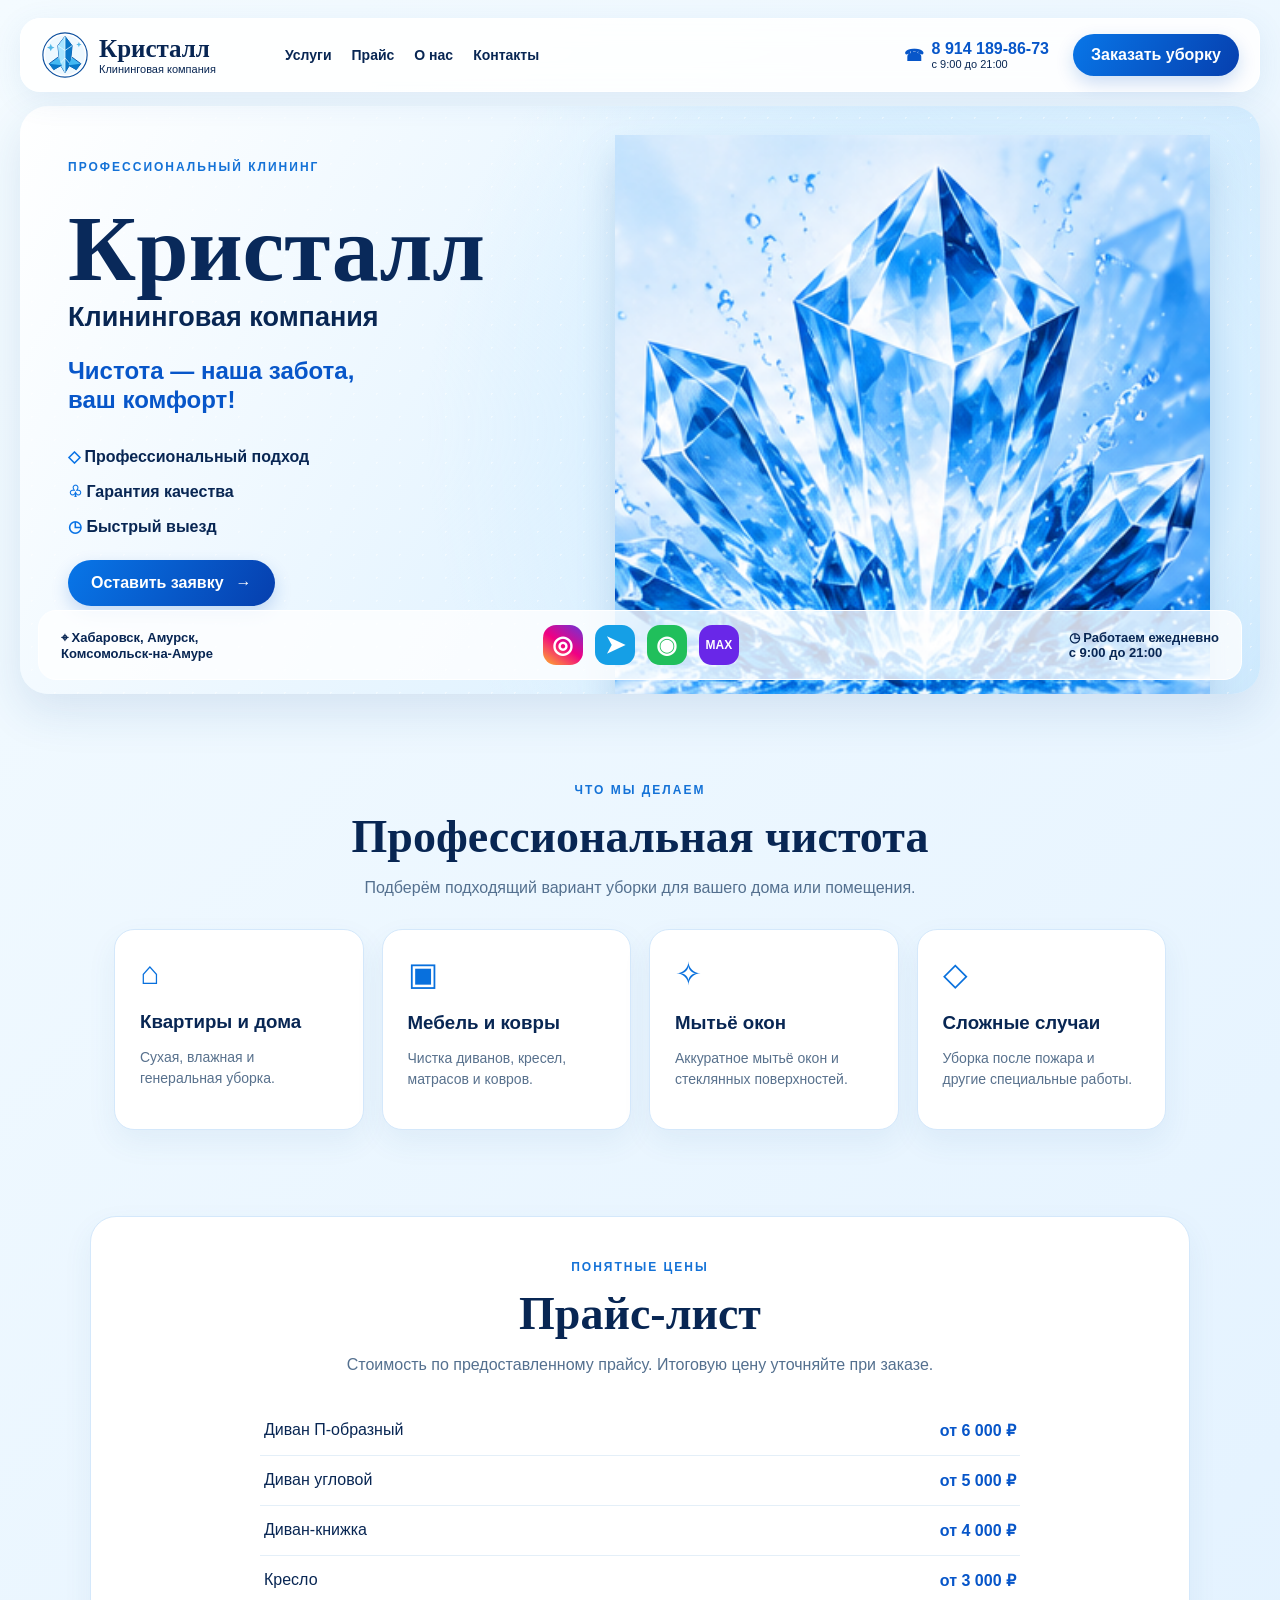
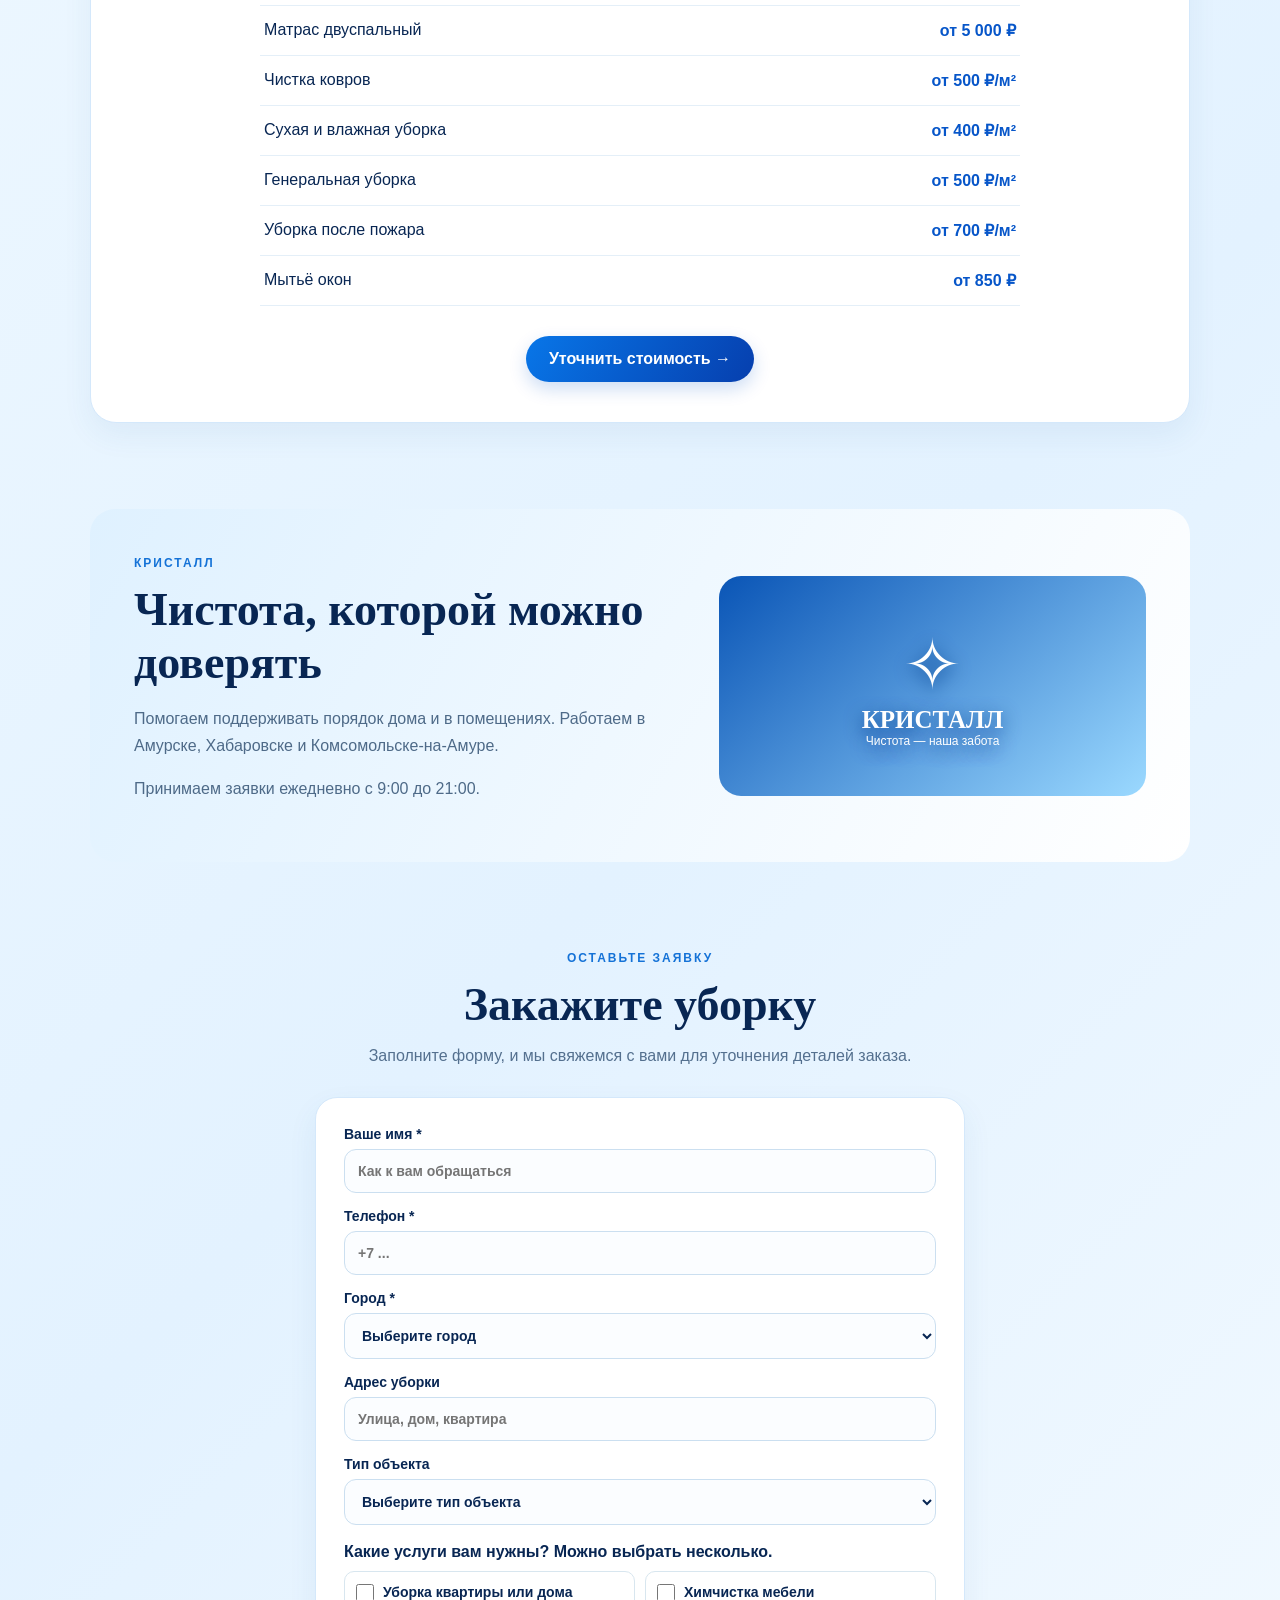
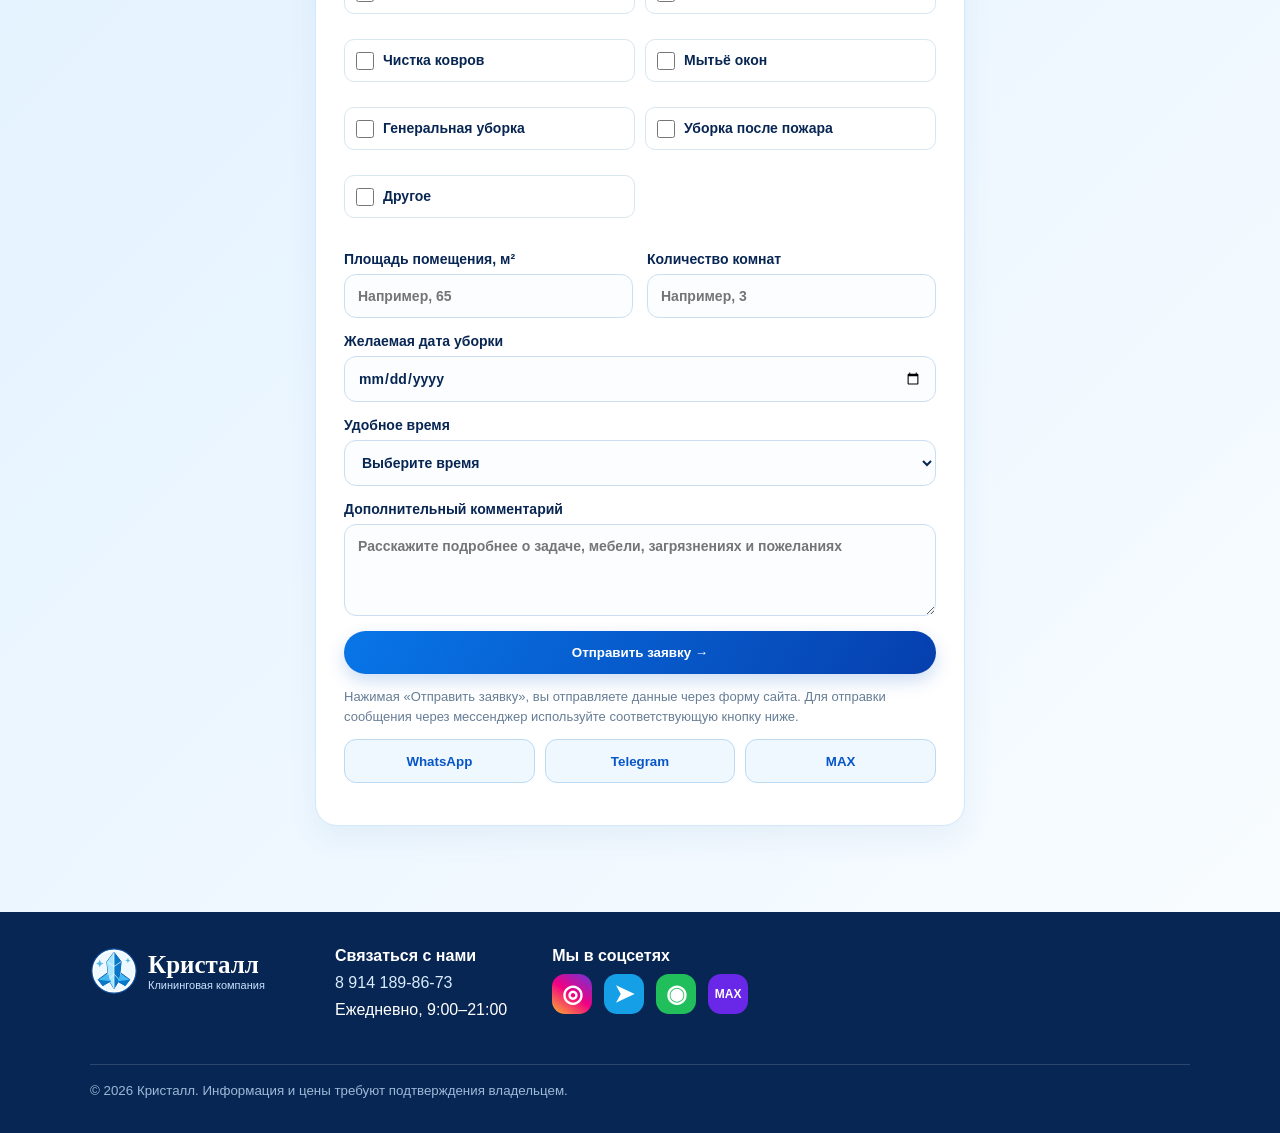
<file: index.html>
<!doctype html>
<html lang="ru">
<head>
<meta charset="utf-8">
<meta name="viewport" content="width=device-width,initial-scale=1">
<meta name="theme-color" content="#eaf6ff">
<title>Кристалл — клининг в Амурске, Хабаровске и Комсомольске-на-Амуре</title>
<meta name="description" content="Клининговая компания Кристалл: уборка квартир и домов, химчистка мебели и ковров, мытьё окон, генеральная уборка в Амурске, Хабаровске и Комсомольске-на-Амуре. Закажите уборку по телефону 8 914 189-86-73.">
<meta name="keywords" content="клининг Амурск, клининг в Амурске, уборка Амурск, клининг Хабаровск, заказать клининг, уборка квартир, химчистка диванов, чистка ковров, генеральная уборка">
<meta property="og:title" content="Кристалл — профессиональный клининг">
<meta property="og:description" content="Чистота — наша забота, ваш комфорт! Амурск, Хабаровск, Комсомольск-на-Амуре.">
<meta property="og:type" content="website">

<link rel="icon" type="image/svg+xml" href="assets/crystal-logo.svg">

<link rel="stylesheet" href="styles.css">

<style>
/* Дополнительное оформление расширенной формы */
#lead .form-group-title {
  display:block;
  margin:18px 0 10px;
  font-weight:700;
}
#lead .check-grid {
  display:grid;
  grid-template-columns:1fr 1fr;
  gap:10px;
  margin:8px 0 18px;
}
#lead .check-option {
  display:flex;
  align-items:center;
  gap:9px;
  padding:11px;
  border:1px solid #d8e6ef;
  border-radius:10px;
  background:#fff;
  cursor:pointer;
  font-size:14px;
  line-height:1.35;
}
#lead .check-option input {
  width:18px;
  height:18px;
  flex:0 0 18px;
  margin:0;
  accent-color:#168bd0;
}
#lead .form-row {
  display:grid;
  grid-template-columns:1fr 1fr;
  gap:14px;
}
#lead .form-note {
  font-size:13px;
  line-height:1.5;
}
#lead .send-options {
  display:flex;
  flex-wrap:wrap;
  gap:10px;
}
#lead .send-options button {
  flex:1 1 110px;
  min-height:44px;
  cursor:pointer;
}
#lead .form-status {
  margin-top:12px;
  font-size:14px;
  line-height:1.5;
}
@media(max-width:600px) {
  #lead .check-grid,
  #lead .form-row {
    grid-template-columns:1fr;
  }
  #lead .check-option {
    min-height:44px;
  }
}
</style>

<script type="application/ld+json">
{
  "@context":"https://schema.org",
  "@type":"CleaningService",
  "name":"Клининговая компания Кристалл",
  "telephone":"+79141898673",
  "areaServed":["Амурск","Хабаровск","Комсомольск-на-Амуре"],
  "openingHours":"Mo-Su 09:00-21:00",
  "description":"Профессиональная уборка, химчистка мебели и ковров, мытьё окон."
}
</script>
</head>

<body>

<header class="top">
  <a class="brand" href="#home">
    <img src="assets/crystal-logo.svg" alt="Логотип Кристалл">
    <span>
      <b>Кристалл</b>
      <small>Клининговая компания</small>
    </span>
  </a>

  <button class="menu" aria-label="Открыть меню" aria-expanded="false">☰</button>

  <nav id="nav">
    <a href="#services">Услуги</a>
    <a href="#prices">Прайс</a>
    <a href="#about">О нас</a>
    <a href="#contacts">Контакты</a>
  </nav>

  <a class="phone" href="tel:+79141898673">
    ☎ <span>8 914 189-86-73<small>с 9:00 до 21:00</small></span>
  </a>

  <a class="btn topbtn" href="#request">Заказать уборку</a>
</header>

<main>

<section class="hero" id="home">
  <div class="hero-copy">
    <div class="eyebrow">ПРОФЕССИОНАЛЬНЫЙ КЛИНИНГ</div>
    <h1>Кристалл</h1>
    <h2>Клининговая компания</h2>
    <p class="slogan">Чистота — наша забота,<br>ваш комфорт!</p>

    <ul class="benefits">
      <li>◇ Профессиональный подход</li>
      <li>♧ Гарантия качества</li>
      <li>◷ Быстрый выезд</li>
    </ul>

    <a class="btn" href="#request">Оставить заявку <span>→</span></a>
  </div>

  <div class="hero-art">
    <img src="assets/crystal-cluster.png" alt="Фирменный кристалл компании Кристалл">
  </div>

  <div class="hero-foot">
    <span>⌖ Хабаровск, Амурск,<br>Комсомольск-на-Амуре</span>

    <div class="social">
      <a class="ig" href="https://www.instagram.com/cleaning.crystal.company?bqrl=MTJ4dHo5MG12M3Z4ZA==" target="_blank" rel="noopener" aria-label="Instagram">◎</a>
      <a class="tg" href="https://t.me/CRYSTALLCLEANING" target="_blank" rel="noopener" aria-label="Telegram">➤</a>
      <a class="wa" href="https://wa.me/79141898673" target="_blank" rel="noopener" aria-label="WhatsApp">◉</a>
      <a class="mx" href="https://max.ru/u/f9LHodD0cOIyPrLXuxXoHcYFt9ZClJZET6DS9RLdn0CJ-BxPrGx5ie5dDkU" target="_blank" rel="noopener" aria-label="MAX">MAX</a>
    </div>

    <span>◷ Работаем ежедневно<br>с 9:00 до 21:00</span>
  </div>
</section>

<section class="section" id="services">
  <div class="section-title">
    <span>ЧТО МЫ ДЕЛАЕМ</span>
    <h2>Профессиональная чистота</h2>
    <p>Подберём подходящий вариант уборки для вашего дома или помещения.</p>
  </div>

  <div class="cards">
    <article>
      <i>⌂</i>
      <h3>Квартиры и дома</h3>
      <p>Сухая, влажная и генеральная уборка.</p>
    </article>

    <article>
      <i>▣</i>
      <h3>Мебель и ковры</h3>
      <p>Чистка диванов, кресел, матрасов и ковров.</p>
    </article>

    <article>
      <i>✧</i>
      <h3>Мытьё окон</h3>
      <p>Аккуратное мытьё окон и стеклянных поверхностей.</p>
    </article>

    <article>
      <i>◇</i>
      <h3>Сложные случаи</h3>
      <p>Уборка после пожара и другие специальные работы.</p>
    </article>
  </div>
</section>

<section class="section price" id="prices">
  <div class="section-title">
    <span>ПОНЯТНЫЕ ЦЕНЫ</span>
    <h2>Прайс-лист</h2>
    <p>Стоимость по предоставленному прайсу. Итоговую цену уточняйте при заказе.</p>
  </div>

  <div class="price-list">
    <div><span>Диван П-образный</span><b>от 6 000 ₽</b></div>
    <div><span>Диван угловой</span><b>от 5 000 ₽</b></div>
    <div><span>Диван-книжка</span><b>от 4 000 ₽</b></div>
    <div><span>Кресло</span><b>от 3 000 ₽</b></div>
    <div><span>Матрас двуспальный</span><b>от 5 000 ₽</b></div>
    <div><span>Чистка ковров</span><b>от 500 ₽/м²</b></div>
    <div><span>Сухая и влажная уборка</span><b>от 400 ₽/м²</b></div>
    <div><span>Генеральная уборка</span><b>от 500 ₽/м²</b></div>
    <div><span>Уборка после пожара</span><b>от 700 ₽/м²</b></div>
    <div><span>Мытьё окон</span><b>от 850 ₽</b></div>
  </div>

  <a class="btn" href="#request">Уточнить стоимость →</a>
</section>

<section class="about section" id="about">
  <div>
    <span class="eyebrow">КРИСТАЛЛ</span>
    <h2>Чистота, которой можно доверять</h2>
    <p>Помогаем поддерживать порядок дома и в помещениях. Работаем в Амурске, Хабаровске и Комсомольске-на-Амуре.</p>
    <p>Принимаем заявки ежедневно с 9:00 до 21:00.</p>
  </div>

  <div class="about-mark">
    ✧
    <b>КРИСТАЛЛ</b>
    <small>Чистота — наша забота</small>
  </div>
</section>

<section class="section request" id="request">
  <div class="section-title">
    <span>ОСТАВЬТЕ ЗАЯВКУ</span>
    <h2>Закажите уборку</h2>
    <p>Заполните форму, и мы свяжемся с вами для уточнения деталей заказа.</p>
  </div>

  <form id="lead">

    <label>
      Ваше имя *
      <input name="name" type="text" placeholder="Как к вам обращаться" required maxlength="100">
    </label>

    <label>
      Телефон *
      <input name="phone" type="tel" placeholder="+7 ..." required maxlength="30">
    </label>

    <label>
      Город *
      <select name="city" required>
        <option value="">Выберите город</option>
        <option>Амурск</option>
        <option>Хабаровск</option>
        <option>Комсомольск-на-Амуре</option>
      </select>
    </label>

    <label>
      Адрес уборки
      <input name="address" type="text" placeholder="Улица, дом, квартира">
    </label>

    <label>
      Тип объекта
      <select name="objectType">
        <option value="">Выберите тип объекта</option>
        <option>Квартира</option>
        <option>Частный дом</option>
        <option>Офис</option>
        <option>Другое</option>
      </select>
    </label>

    <span class="form-group-title">Какие услуги вам нужны? Можно выбрать несколько.</span>

    <div class="check-grid">
      <label class="check-option">
        <input type="checkbox" name="services" value="Уборка квартиры или дома">
        Уборка квартиры или дома
      </label>

      <label class="check-option">
        <input type="checkbox" name="services" value="Химчистка мебели">
        Химчистка мебели
      </label>

      <label class="check-option">
        <input type="checkbox" name="services" value="Чистка ковров">
        Чистка ковров
      </label>

      <label class="check-option">
        <input type="checkbox" name="services" value="Мытьё окон">
        Мытьё окон
      </label>

      <label class="check-option">
        <input type="checkbox" name="services" value="Генеральная уборка">
        Генеральная уборка
      </label>

      <label class="check-option">
        <input type="checkbox" name="services" value="Уборка после пожара">
        Уборка после пожара
      </label>

      <label class="check-option">
        <input type="checkbox" name="services" value="Другое">
        Другое
      </label>
    </div>

    <div class="form-row">
      <label>
        Площадь помещения, м²
        <input name="area" type="number" min="1" max="100000" placeholder="Например, 65">
      </label>

      <label>
        Количество комнат
        <input name="rooms" type="number" min="1" max="100" placeholder="Например, 3">
      </label>
    </div>

    <label>
      Желаемая дата уборки
      <input name="date" type="date">
    </label>

    <label>
      Удобное время
      <select name="time">
        <option value="">Выберите время</option>
        <option>09:00–12:00</option>
        <option>12:00–15:00</option>
        <option>15:00–18:00</option>
        <option>18:00–21:00</option>
        <option>Время согласуем отдельно</option>
      </select>
    </label>

    <label>
      Дополнительный комментарий
      <textarea name="comment" rows="4" placeholder="Расскажите подробнее о задаче, мебели, загрязнениях и пожеланиях"></textarea>
    </label>

    <button class="btn" type="submit" id="submitLead">
      Отправить заявку →
    </button>

    <p class="form-note">
      Нажимая «Отправить заявку», вы отправляете данные через форму сайта.
      Для отправки сообщения через мессенджер используйте соответствующую кнопку ниже.
    </p>

    <div class="send-options">
      <button type="button" id="sendwa">WhatsApp</button>
      <button type="button" id="sendtg">Telegram</button>
      <button type="button" id="sendmax">MAX</button>
    </div>

    <p class="form-status" id="formStatus" role="status" aria-live="polite"></p>

  </form>
</section>

</main>

<footer id="contacts">
  <div class="brand footbrand">
    <img src="assets/crystal-logo.svg" alt="">
    <span>
      <b>Кристалл</b>
      <small>Клининговая компания</small>
    </span>
  </div>

  <div>
    <b>Связаться с нами</b>
    <a href="tel:+79141898673">8 914 189-86-73</a>
    <span>Ежедневно, 9:00–21:00</span>
  </div>

  <div>
    <b>Мы в соцсетях</b>
    <div class="social">
      <a class="ig" href="https://www.instagram.com/cleaning.crystal.company?bqrl=MTJ4dHo5MG12M3Z4ZA==" target="_blank" rel="noopener">◎</a>
      <a class="tg" href="https://t.me/CRYSTALLCLEANING" target="_blank" rel="noopener">➤</a>
      <a class="wa" https://wa.me/79141898673" target="_blank" rel="noopener">◉</a>
      <a class="mx" href="https://max.ru/u/f9LHodD0cOIyPrLXuxXoHcYFt9ZClJZET6DS9RLdn0CJ-BxPrGx5ie5dDkU" target="_blank" rel="noopener">MAX</a>
    </div>
  </div>

  <small class="copyright">
    © <span id="year"></span> Кристалл. Информация и цены требуют подтверждения владельцем.
  </small>
</footer>

<script src="app.js"></script>
</body>
</html>
</file>
<file: styles.css>
:root {
    --blue: #0756c9;
    --navy: #082653;
    --ice: #eaf6ff;
    --line: #d4e8fb;
}

* {
    box-sizing: border-box;
}

html {
    scroll-behavior: smooth;
}

body {
    margin: 0;
    color: var(--navy);
    font-family: Arial, Helvetica, sans-serif;
    background: linear-gradient(135deg, #f4fbff, #e3f2ff 55%, #fafdff);
}

img {
    max-width: 100%;
    height: auto;
}

a {
    color: inherit;
    text-decoration: none;
}

/* HEADER */

.top {
    max-width: 1240px;
    margin: 18px auto 0;
    padding: 12px 20px;
    display: flex;
    align-items: center;
    gap: 24px;
    background: #ffffffdf;
    border: 1px solid #fff;
    border-radius: 20px;
    box-shadow: 0 8px 30px #397ab51a;
    position: sticky;
    top: 8px;
    z-index: 5;
    backdrop-filter: blur(12px);
}

.brand {
    display: flex;
    align-items: center;
    gap: 10px;
    min-width: 220px;
}

.brand img {
    display: block;
    width: 48px;
    height: 48px;
    min-width: 48px;
    object-fit: contain;
    object-position: center;
    border-radius: 0;
}

.brand b {
    display: block;
    font: bold 25px Georgia, serif;
}

.brand small {
    display: block;
    font-size: 11px;
}

.top nav {
    display: flex;
    gap: 20px;
    flex: 1;
    font-size: 14px;
    font-weight: 700;
}

.phone {
    display: flex;
    gap: 8px;
    align-items: center;
    font-weight: 800;
    color: var(--blue);
    white-space: nowrap;
}

.phone small {
    display: block;
    font-size: 11px;
    color: var(--navy);
    font-weight: 500;
}

/* BUTTONS */

.btn {
    display: inline-flex;
    align-items: center;
    justify-content: center;
    gap: 12px;
    background: linear-gradient(120deg, #0876e8, #063fae);
    color: white;
    padding: 14px 23px;
    border-radius: 28px;
    font-weight: 700;
    border: 0;
    cursor: pointer;
    box-shadow: 0 7px 18px #0756c933;
}

.topbtn {
    padding: 12px 18px;
    white-space: nowrap;
}

.menu {
    display: none;
}

/* HERO */

.hero {
    max-width: 1240px;
    min-height: 560px;
    margin: 14px auto 0;
    padding: 54px 48px 88px;
    position: relative;
    overflow: hidden;
    border-radius: 28px;
    background:
        radial-gradient(circle at 78% 55%, #a7d9ff 0, #d8efff 26%, transparent 55%),
        linear-gradient(120deg, #fff, #d9efff 70%, #b9ddfa);
    box-shadow: 0 18px 45px #205b9820;
}

.hero:after {
    content: "";
    position: absolute;
    inset: 0;
    background-image: radial-gradient(#fff 1px, transparent 1px);
    background-size: 23px 23px;
    opacity: .45;
    pointer-events: none;
}

.hero-copy {
    position: relative;
    z-index: 2;
    max-width: 530px;
}

.eyebrow,
.section-title > span {
    font-size: 12px;
    letter-spacing: 2px;
    font-weight: 800;
    color: #1472d7;
}

.hero h1 {
    font: bold clamp(58px, 8vw, 94px) Georgia, serif;
    margin: 20px 0 0;
    color: #09295a;
}

.hero h2 {
    font-size: 27px;
    margin: 0;
}

.slogan {
    font-size: 24px;
    font-weight: 800;
    color: #0756c9;
    line-height: 1.2;
}

.benefits {
    list-style: none;
    padding: 0;
    line-height: 2.2;
    font-weight: 700;
}

.benefits li:first-letter {
    color: #0872e5;
}

/* HERO IMAGE */

.hero-art {
    position: absolute;
    right: 4%;
    top: 5%;
    width: 48%;
    height: 82%;
    display: grid;
    place-items: center;
    z-index: 1;
    pointer-events: none;
    overflow: visible;
}

.hero-art img {
    display: block;
    width: 100%;
    height: 100%;
    object-fit: contain;
    object-position: center;
    filter: drop-shadow(0 22px 18px #2368a833);
    mix-blend-mode: normal;
}

/* HERO FOOTER */

.hero-foot {
    position: absolute;
    z-index: 2;
    bottom: 14px;
    left: 18px;
    right: 18px;
    display: flex;
    align-items: center;
    justify-content: space-between;
    gap: 14px;
    padding: 14px 22px;
    background: #ffffffc9;
    border: 1px solid #fff;
    border-radius: 18px;
    font-size: 13px;
    font-weight: 700;
}

/* SOCIAL */

.social {
    display: flex;
    gap: 12px;
    align-items: center;
}

.social a {
    width: 40px;
    height: 40px;
    border-radius: 13px;
    color: white;
    display: grid;
    place-items: center;
    font-size: 24px;
    font-weight: bold;
}

.ig {
    background: linear-gradient(35deg, #ffb22c, #f00083, #6b35d8);
}

.tg {
    background: #159fe6;
}

.wa {
    background: #20bf5b;
}

.mx {
    background: #6927e8;
    font-size: 12px !important;
}

/* SECTIONS */

.section {
    max-width: 1100px;
    margin: 86px auto;
    padding: 0 24px;
}

.section-title {
    text-align: center;
    margin-bottom: 32px;
}

.section-title h2,
.about h2 {
    font: bold clamp(30px, 4vw, 46px) Georgia, serif;
    margin: 12px 0;
}

.section-title p {
    color: #54708f;
}

/* CARDS */

.cards {
    display: grid;
    grid-template-columns: repeat(4, 1fr);
    gap: 18px;
}

.cards article {
    background: #fff;
    border: 1px solid var(--line);
    border-radius: 20px;
    padding: 25px;
    box-shadow: 0 12px 30px #30669a12;
}

.cards i {
    font-style: normal;
    font-size: 32px;
    color: #0870dd;
}

.cards h3 {
    margin-bottom: 8px;
}

.cards p {
    color: #58718d;
    line-height: 1.5;
    font-size: 14px;
}

/* PRICE */

.price {
    background: #fff;
    border: 1px solid var(--line);
    border-radius: 26px;
    padding: 40px;
    box-shadow: 0 12px 30px #30669a12;
}

.price-list {
    max-width: 760px;
    margin: 0 auto 30px;
}

.price-list div {
    display: flex;
    justify-content: space-between;
    gap: 15px;
    padding: 15px 4px;
    border-bottom: 1px solid #e4eff8;
}

.price-list b {
    color: #0756c9;
    white-space: nowrap;
}

.price > .btn {
    display: flex;
    width: max-content;
    margin: auto;
}

/* ABOUT */

.about {
    display: grid;
    grid-template-columns: 1.3fr 1fr;
    align-items: center;
    gap: 30px;
    padding: 44px;
    border-radius: 25px;
    background: linear-gradient(120deg, #dff1ff, #fff);
}

.about p {
    line-height: 1.7;
    color: #4e6a88;
}

.about-mark {
    height: 220px;
    border-radius: 22px;
    background: linear-gradient(140deg, #0a55b6, #9bd9ff);
    color: white;
    display: flex;
    align-items: center;
    justify-content: center;
    flex-direction: column;
    font-size: 70px;
    text-shadow: 0 5px 18px #003d8b;
}

.about-mark b {
    font: bold 25px Georgia;
}

.about-mark small {
    font-size: 12px;
}

/* FORM */

.request form {
    max-width: 650px;
    margin: auto;
    background: white;
    padding: 28px;
    border-radius: 22px;
    border: 1px solid var(--line);
    box-shadow: 0 12px 30px #30669a12;
}

.request label {
    display: block;
    font-size: 14px;
    font-weight: 700;
    margin-bottom: 15px;
}

.request input,
.request select,
.request textarea {
    display: block;
    width: 100%;
    margin-top: 7px;
    border: 1px solid #cbdff0;
    border-radius: 12px;
    padding: 13px;
    font: inherit;
    background: #fbfdff;
    color: var(--navy);
}

.request form > .btn {
    width: 100%;
}

.form-note {
    font-size: 12px;
    color: #667d96;
}

.send-options {
    display: flex;
    gap: 12px;
}

.send-options button {
    flex: 1;
    padding: 12px;
    border-radius: 12px;
    border: 1px solid #bcd9f2;
    background: #eff8ff;
    color: #0756c9;
    font-weight: 700;
    cursor: pointer;
}

/* FOOTER */

footer {
    background: #082653;
    color: white;
    padding: 35px max(24px, calc((100% - 1100px) / 2));
    display: flex;
    gap: 45px;
    align-items: flex-start;
    flex-wrap: wrap;
}

footer > div {
    display: grid;
    gap: 9px;
}

.footbrand {
    min-width: 200px;
}

.footbrand b {
    color: white;
}

.footbrand small {
    color: #c9e2ff;
}

footer a {
    color: #d9edff;
}

.copyright {
    width: 100%;
    color: #9db9d8;
    border-top: 1px solid #ffffff26;
    padding-top: 18px;
}

/* TABLET */

@media (max-width: 900px) {

    .top {
        margin: 8px 10px;
        gap: 12px;
        flex-wrap: wrap;
    }

    .top nav {
        order: 5;
        display: none;
        width: 100%;
        flex-direction: column;
        padding: 10px;
    }

    .top nav.open {
        display: flex;
    }

    .menu {
        display: block;
        margin-left: auto;
        border: 0;
        background: #e7f3ff;
        border-radius: 10px;
        padding: 10px;
        color: #0756c9;
        font-size: 20px;
    }

    .topbtn {
        display: none;
    }

    .phone {
        font-size: 13px;
    }

    .hero {
        margin: 8px 10px;
        min-height: 630px;
        padding: 38px 26px 120px;
    }

    .hero-art {
        right: -4%;
        top: auto;
        bottom: 78px;
        width: 63%;
        height: 48%;
        opacity: .78;
    }

    .hero-copy {
        max-width: 75%;
    }

    .hero-foot {
        flex-wrap: wrap;
        justify-content: center;
        text-align: center;
    }

    .cards {
        grid-template-columns: repeat(2, 1fr);
    }

    .section {
        margin: 65px auto;
    }

    .about {
        grid-template-columns: 1fr;
    }

    .about-mark {
        height: 160px;
    }
}

/* MOBILE */

@media (max-width: 520px) {

    .brand {
        min-width: 0;
    }

    .brand img {
        width: 40px;
        height: 40px;
        min-width: 40px;
    }

    .brand b {
        font-size: 21px;
    }

    .phone {
        margin-left: auto;
    }

    .hero {
        min-height: 670px;
        padding: 30px 20px 150px;
    }

    .hero h1 {
        font-size: 62px;
    }

    .hero h2 {
        font-size: 21px;
    }

    .slogan {
        font-size: 20px;
    }

    .hero-copy {
        max-width: 100%;
    }

    .hero-art {
        top: auto;
        bottom: 112px;
        right: -5%;
        width: 78%;
        height: 38%;
        opacity: .75;
    }

    .hero-art img {
        object-fit: contain;
    }

    .hero-foot {
        left: 10px;
        right: 10px;
        bottom: 10px;
        padding: 10px;
        font-size: 11px;
    }

    .hero-foot > span:last-child {
        display: none;
    }

    .social a {
        width: 34px;
        height: 34px;
    }

    .cards {
        grid-template-columns: 1fr;
    }

    .price {
        padding: 25px 18px;
    }

    .price-list div {
        font-size: 14px;
    }

    .about {
        padding: 25px 20px;
    }

    .request form {
        padding: 20px;
    }

    footer {
        gap: 25px;
    }
}
</file>
